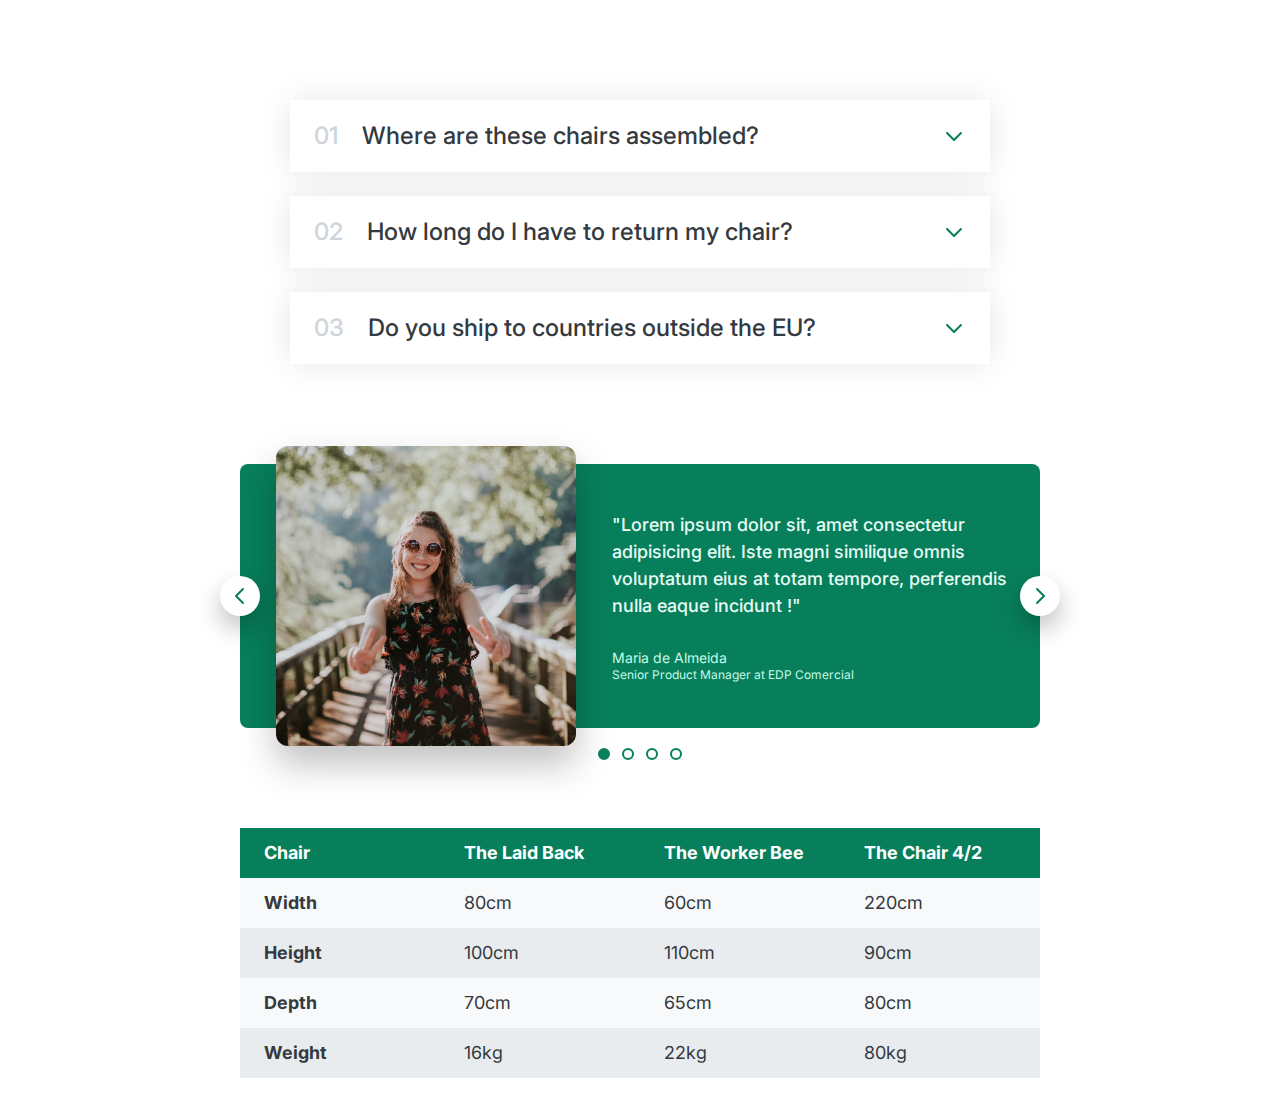
<file: index.html>
<!DOCTYPE html>
<html lang="en">
<head>
    <meta charset="UTF-8">
    <meta http-equiv="X-UA-Compatible" content="IE=edge">
    <meta name="viewport" content="width=device-width, initial-scale=1.0">
    <link href="https://fonts.googleapis.com/css2?family=Inter:wght@400;500;700&display=swap" rel="stylesheet">
    <link rel="stylesheet" href="style.css">
    <title>Useful Web Components</title>    
</head>
<body>
    <!-- codes for accordion -->
    <div class="accordion">
        <div class="item">
        <p class="number">01</p>
        <p class="text">Where are these chairs assembled?</p>
        <svg xmlns="http://www.w3.org/2000/svg" class="icon" fill="none" viewBox="0 0 24 24" stroke="currentColor" stroke-width="2">
            <path stroke-linecap="round" stroke-linejoin="round" d="M19 9l-7 7-7-7" />
        </svg>
        <div class="hidden-box">
            <p class="info">Lorem ipsum dolor sit amet consectetur, adipisicing elit. Maiores reprehenderit facere dicta obcaecati saepe neque eius, consequatur voluptate excepturi nam esse ullam nostrum autem nisi tenetur</p>
            <ul>
                <li>ullam nostrum autem nisi tenetur corporis sit amet ab!</li>
                <li>acere dicta obcaecati saepe neque eius neque eius</li>
                <li>adipisicing elit. Maiores reprehenderit facere dicta obcaecati</li>
                <li>Lorem ipsum dolor sit amet consectetur neque eius</li>
            </ul>
        </div>
        </div>      
    

        <div class="item">
        <p class="number">02</p>
        <p class="text">How long do I have to return my chair?</p>
        <svg xmlns="http://www.w3.org/2000/svg" class="icon" fill="none" viewBox="0 0 24 24" stroke="currentColor" stroke-width="2">
            <path stroke-linecap="round" stroke-linejoin="round" d="M19 9l-7 7-7-7" />
        </svg>
        <div class="hidden-box">
            <p class="info">Lorem ipsum dolor sit amet consectetur, adipisicing elit. Maiores reprehenderit facere dicta obcaecati saepe neque eius, consequatur voluptate excepturi nam esse ullam nostrum autem nisi tenetur</p>
            <ul>
                <li>ullam nostrum autem nisi tenetur corporis sit amet ab!</li>
                <li>acere dicta obcaecati saepe neque eius neque eius</li>
                <li>adipisicing elit. Maiores reprehenderit facere dicta obcaecati</li>
                <li>Lorem ipsum dolor sit amet consectetur neque eius</li>
            </ul>
        </div>          
    </div>

    
        <div class="item">
        <p class="number">03</p>
        <p class="text">Do you ship to countries outside the EU?</p>
        <svg xmlns="http://www.w3.org/2000/svg" class="icon" fill="none" viewBox="0 0 24 24" stroke="currentColor" stroke-width="2">
            <path stroke-linecap="round" stroke-linejoin="round" d="M19 9l-7 7-7-7" />
        </svg>
        <div class="hidden-box">
            <p class="info">Lorem ipsum dolor sit amet consectetur, adipisicing elit. Maiores reprehenderit facere dicta obcaecati saepe neque eius, c</p>
            <ul>
                <li>ullam nostrum autem nisi tenetur corporis sit amet ab!</li>
                <li>acere dicta obcaecati saepe neque eius neque eius</li>
                <li >adipisicing elit. Maiores reprehenderit facere dicta obcaecati</li>
                <li>Lorem ipsum dolor sit amet consectetur neque eius</li>
            </ul>
        </div>
        </div>      
    </div>

    <!-- carousel -->
<div class="carousel">
    <img src="maria.jpg" alt="maria photo">
    <div class="btn btn--left">
    <svg xmlns="http://www.w3.org/2000/svg" class="btn--icon" fill="none" viewBox="0 0 24 24" stroke="currentColor" stroke-width="2">
        <path stroke-linecap="round" stroke-linejoin="round" d="M15 19l-7-7 7-7" />
      </svg></div>
      <div class=" btn btn--right"><svg xmlns="http://www.w3.org/2000/svg" class="btn--icon" fill="none" viewBox="0 0 24 24" stroke="currentColor" stroke-width="2">
        <path stroke-linecap="round" stroke-linejoin="round" d="M9 5l7 7-7 7" />
      </svg></div>
      <blockquote class="testimonial">
          <p class="testimonial--text">
              "Lorem ipsum dolor sit, amet consectetur adipisicing elit. Iste magni similique omnis voluptatum eius at totam tempore, perferendis nulla eaque incidunt !"
          </p>
          <p class="testimonial--author">
              Maria de Almeida
          </p>
          <p class="testimonial--job">
              Senior Product Manager at EDP Comercial
          </p>
      </blockquote>
      <div class="dots">
      <button class="dot">&nbsp;</button>
      <button class="dot">&nbsp;</button>
      <button class="dot">&nbsp;</button>
      <button class="dot">&nbsp;</button>
    </div>
</div>

<!-- code for table -->
<div class="table">
    <table>
    <thead>
            <tr>
            <th>Chair</th>
            <th>The Laid Back</th>
            <th>The Worker Bee</th>
            <th>The Chair 4/2</th>
            </tr>
     </thead>

    <tbody>
        <tr>
            <th>Width</th>
            <td>80cm</td>
            <td>60cm</td>
            <td>220cm</td>
        </tr>
        <tr>
            <th>Height</th>
            <td>100cm</td>
            <td>110cm</td>
            <td>90cm</td>
        </tr>
        <tr>
            <th>Depth</th>
            <td>70cm</td>
            <td>65cm</td>
            <td>80cm</td>
        </tr>
        <tr>
            <th>Weight</th>
            <td>16kg</td>
            <td>22kg</td>
            <td>80kg</td>
        </tr>
    </tbody>
    </table>
</div>
<script src="app.js"></script>
</body>
</html>
</file>
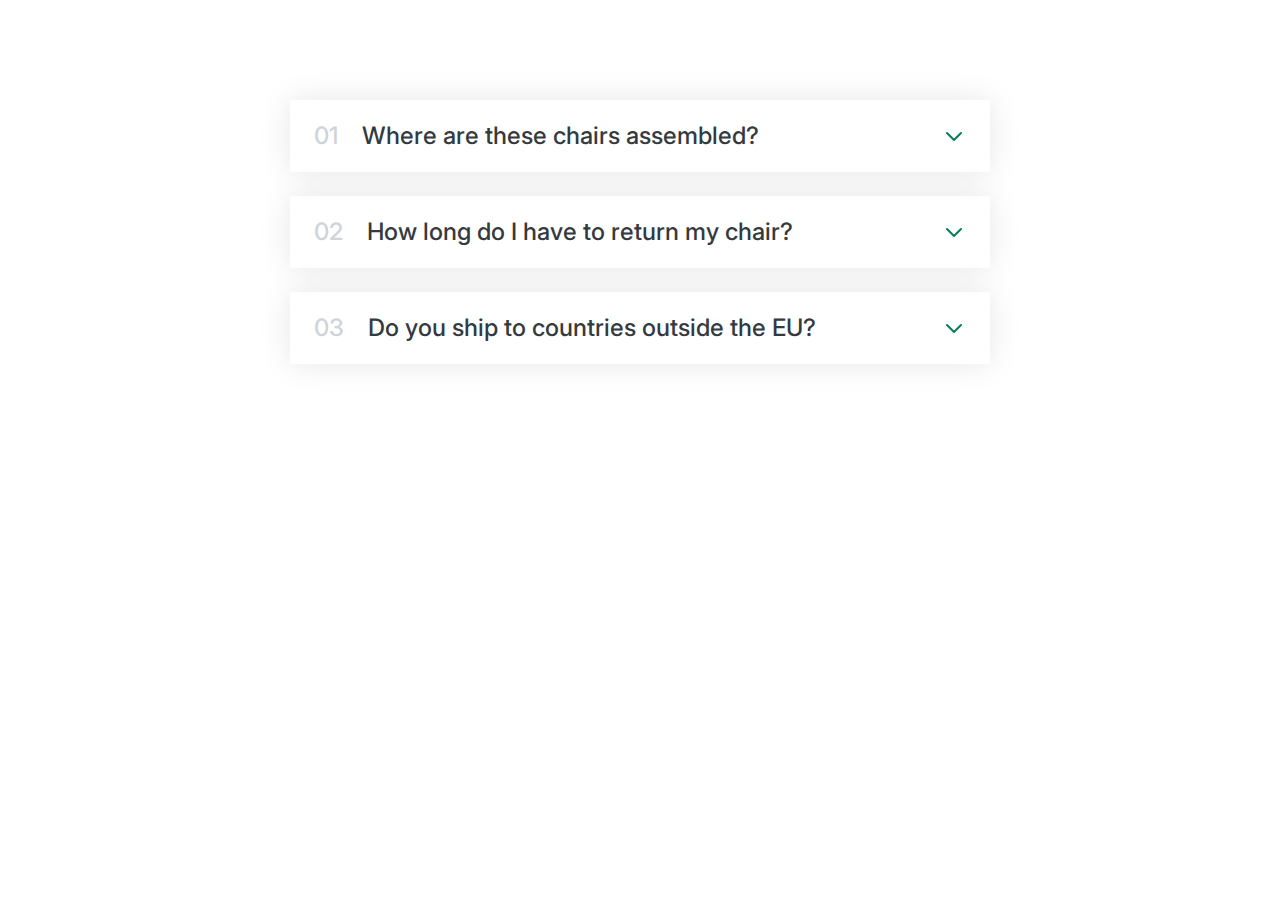
<file: 01-accordion.html>
<!DOCTYPE html>
<html lang="en">
<head>
    <meta charset="UTF-8">
    <meta http-equiv="X-UA-Compatible" content="IE=edge">
    <meta name="viewport" content="width=device-width, initial-scale=1.0">
    <link href="https://fonts.googleapis.com/css2?family=Inter:wght@400;500;700&display=swap" rel="stylesheet">
    <link rel="stylesheet" href="style.css">
    <title>Accordion Component</title>    
</head>
<body>
    <div class="accordion">
        <div class="item">
        <p class="number">01</p>
        <p class="text">Where are these chairs assembled?</p>
        <svg xmlns="http://www.w3.org/2000/svg" class="icon" fill="none" viewBox="0 0 24 24" stroke="currentColor" stroke-width="2">
            <path stroke-linecap="round" stroke-linejoin="round" d="M19 9l-7 7-7-7" />
        </svg>
        <div class="hidden-box">
            <p class="info">Lorem ipsum dolor sit amet consectetur, adipisicing elit. Maiores reprehenderit facere dicta obcaecati saepe neque eius, consequatur voluptate excepturi nam esse ullam nostrum autem nisi tenetur</p>
            <ul class="answer--box">
                <li class="answer--lis">ullam nostrum autem nisi tenetur corporis sit amet ab!</li>
                <li class="answer--lis">acere dicta obcaecati saepe neque eius neque eius</li>
                <li class="answer--lis">adipisicing elit. Maiores reprehenderit facere dicta obcaecati</li>
                <li class="answer--lis">Lorem ipsum dolor sit amet consectetur neque eius</li>
            </ul>
        </div>
        </div>      
    

        <div class="item">
        <p class="number">02</p>
        <p class="text">How long do I have to return my chair?</p>
        <svg xmlns="http://www.w3.org/2000/svg" class="icon" fill="none" viewBox="0 0 24 24" stroke="currentColor" stroke-width="2">
            <path stroke-linecap="round" stroke-linejoin="round" d="M19 9l-7 7-7-7" />
        </svg>
        <div class="hidden-box">
            <p class="info">Lorem ipsum dolor sit amet consectetur, adipisicing elit. Maiores reprehenderit facere dicta obcaecati saepe neque eius, consequatur voluptate excepturi nam esse ullam nostrum autem nisi tenetur</p>
            <ul class="answer--box">
                <li class="answer--lis">ullam nostrum autem nisi tenetur corporis sit amet ab!</li>
                <li class="answer--lis">acere dicta obcaecati saepe neque eius neque eius</li>
                <li class="answer--lis">adipisicing elit. Maiores reprehenderit facere dicta obcaecati</li>
                <li class="answer--lis">Lorem ipsum dolor sit amet consectetur neque eius</li>
            </ul>
        </div>
          
        </div>

    
        <div class="item">
        <p class="number">03</p>
        <p class="text">Do you ship to countries outside the EU?</p>
        <svg xmlns="http://www.w3.org/2000/svg" class="icon" fill="none" viewBox="0 0 24 24" stroke="currentColor" stroke-width="2">
            <path stroke-linecap="round" stroke-linejoin="round" d="M19 9l-7 7-7-7" />
        </svg>
        <div class="hidden-box">
            <p class="info">Lorem ipsum dolor sit amet consectetur, adipisicing elit. Maiores reprehenderit facere dicta obcaecati saepe neque eius, consequatur voluptate excepturi nam esse ullam nostrum autem nisi tenetur</p>
            <ul class="answer--box">
                <li class="answer--lis">ullam nostrum autem nisi tenetur corporis sit amet ab!</li>
                <li class="answer--lis">acere dicta obcaecati saepe neque eius neque eius</li>
                <li class="answer--lis">adipisicing elit. Maiores reprehenderit facere dicta obcaecati</li>
                <li class="answer--lis">Lorem ipsum dolor sit amet consectetur neque eius</li>
            </ul>
        </div>
        </div>      
    </div>
    <script src="app.js"></script>
</body>
</html>
</file>
<file: style.css>
/*
SPACING SYSTEM (px)
2 / 4 / 8 / 12 / 16 / 24 / 32 / 48 / 64 / 80 / 96 / 128

FONT SIZE SYSTEM (px)
10 / 12 / 14 / 16 / 18 / 20 / 24 / 30 / 36 / 44 / 52 / 62 / 74 / 86 / 98

Main color:#087f5b
font color:#343a40
*/
:root{
    --main-color:#087f5b;
  
    }
  
  
  * {
    margin: 0;
    padding: 0;
    box-sizing: border-box;
  }
  
  /* ------------------------ */
  /* GENERAL STYLES */
  /* ------------------------ */
  body {
    font-family: 'Inter', sans-serif;
    color: #343a40;
    line-height: 1;
  }

  /* Accordion component */

.accordion{
    width: 700px;
    margin: 100px auto;
    display: flex;
    flex-direction: column;
    gap: 24px;
}
.item{
    box-shadow: 0 0 32px rgba(0,0,0,.1);
    padding: 24px;
    display: grid;
    grid-template-columns: auto 1fr auto;
    /* align-content: center; */
    align-items: center;
    column-gap: 24px;
    row-gap: 32px;
}

.number{
    color: #ced4da;
}
.number, .text{
    font-size: 24px;
    font-weight: 500;
}

.icon{
    stroke: var(--main-color);
    height: 24px;
    width: 24px;
}

.hidden-box{
    grid-column: 2/3;
    display: none;
}

.hidden-box p{
    line-height: 1.6;
    margin-bottom: 24px;
}

.hidden-box ul{
    color:#868e96;
    margin-left: 20px;
    display: flex;
    flex-direction: column;
    gap: 12px;
}

.open{
    border-top: 4px solid var(--main-color);
}
.open .hidden-box{
    display: block;
}

.open .number, .open .text{
    color: var(--main-color);
}

.open .icon{
    transform: rotate(180deg);
}


/* testimonial */
.carousel{
    width: 800px;
    margin: 100px auto;
    background-color: var(--main-color);
    border-radius: 8px;
    padding: 32px;
    padding-left: 86px;
    display: flex;
    align-items: center;
    gap: 86px;
    position: relative;
}

img{
    height: 200px;
    border-radius: 8px;
    transform: scale(1.5);
    box-shadow: 0 12px 24px rgba(0,0,0,.25);
    
}
.btn{
    border: none;
    position: absolute;
    height: 40px;
    width: 40px;
    background-color: #fff;
    display: flex;
    align-items: center;
    justify-content: center;
    border-radius: 50%;
    box-shadow: 0 12px 24px rgba(0,0,0,.25);
    cursor: pointer;
}

.btn--left{
    left: -20px;

}
.btn--right{
    right: -20px;
}
.btn--icon{
    height: 24px;
    width: 24px;
    stroke: var(--main-color);
    
}

.testimonial{}
.testimonial--text{
    font-size: 18px;
    font-weight: 500;
    line-height: 1.5;
    margin-bottom: 32px;
    color: #e6fcf5;
}
.testimonial--author{
    font-size: 14px;
    margin-bottom: 4px;
    color: #c3fae8;

}
.testimonial--job{
    font-size: 12px;
    color: #c3fae8;
}

.dots{
    position: absolute;
    right: 50%;
    bottom: 0;
    transform: translate(50%,32px);
    display: flex;
    gap: 12px;
    
}
.dot{
    background-color: #fff;
    border-radius: 50%;
    border: 2px solid var(--main-color);
    height: 12px;
    width: 12px;
}

.dots :first-child{
    background-color: var(--main-color);
}

/* table component  */
table {
    width: 800px;
    margin: 30px auto;
    /* border: 1px solid #343a40; */
    border-collapse: collapse;
    font-size: 18px;
}

td, th{
    /* border: 1px solid #343a40; */
    padding: 16px 24px;
    text-align: left;
}

thead th{
    background-color: var(--main-color);
    color: #fff;
    /* set width for each column */
    width: 25%;
}

tbody tr:nth-child(odd){
    background-color:#f8f9fa ;
}

tbody tr:nth-child(even){
    background-color:#e9ecef;
}
</file>
